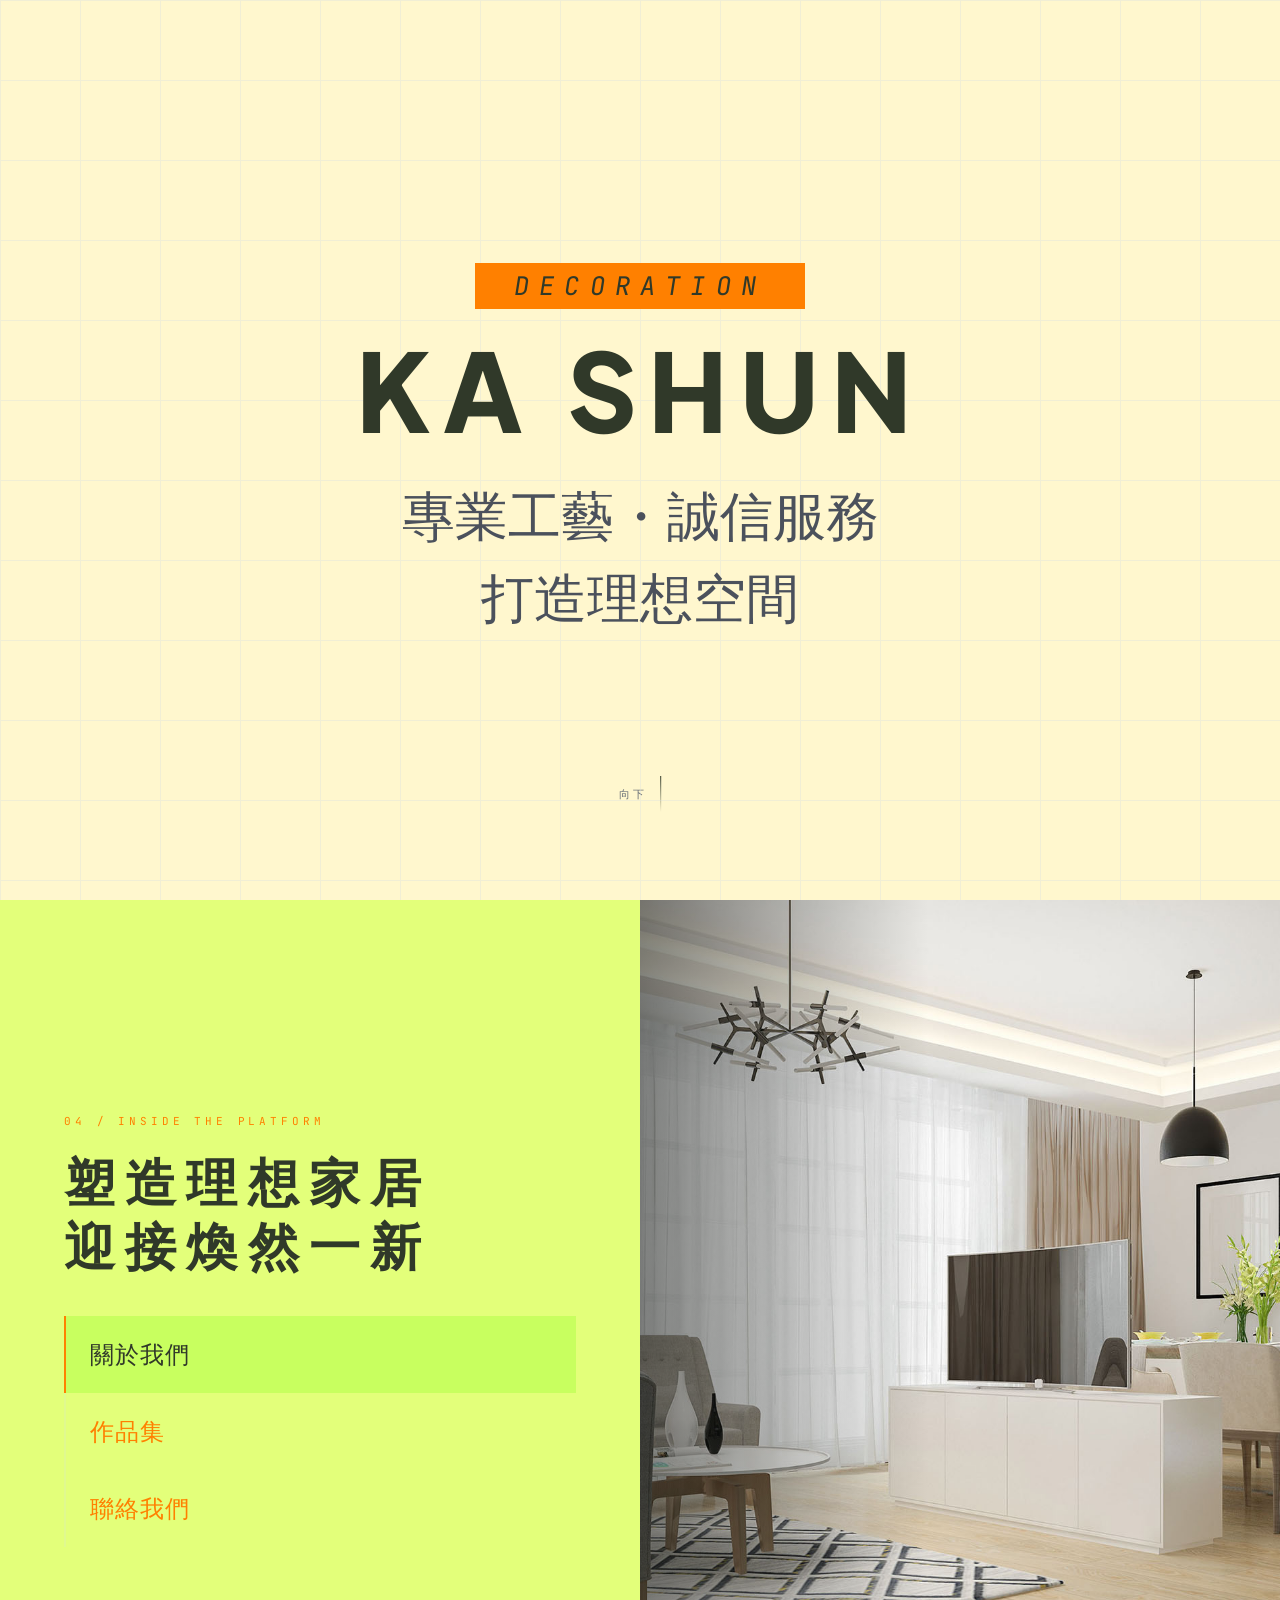
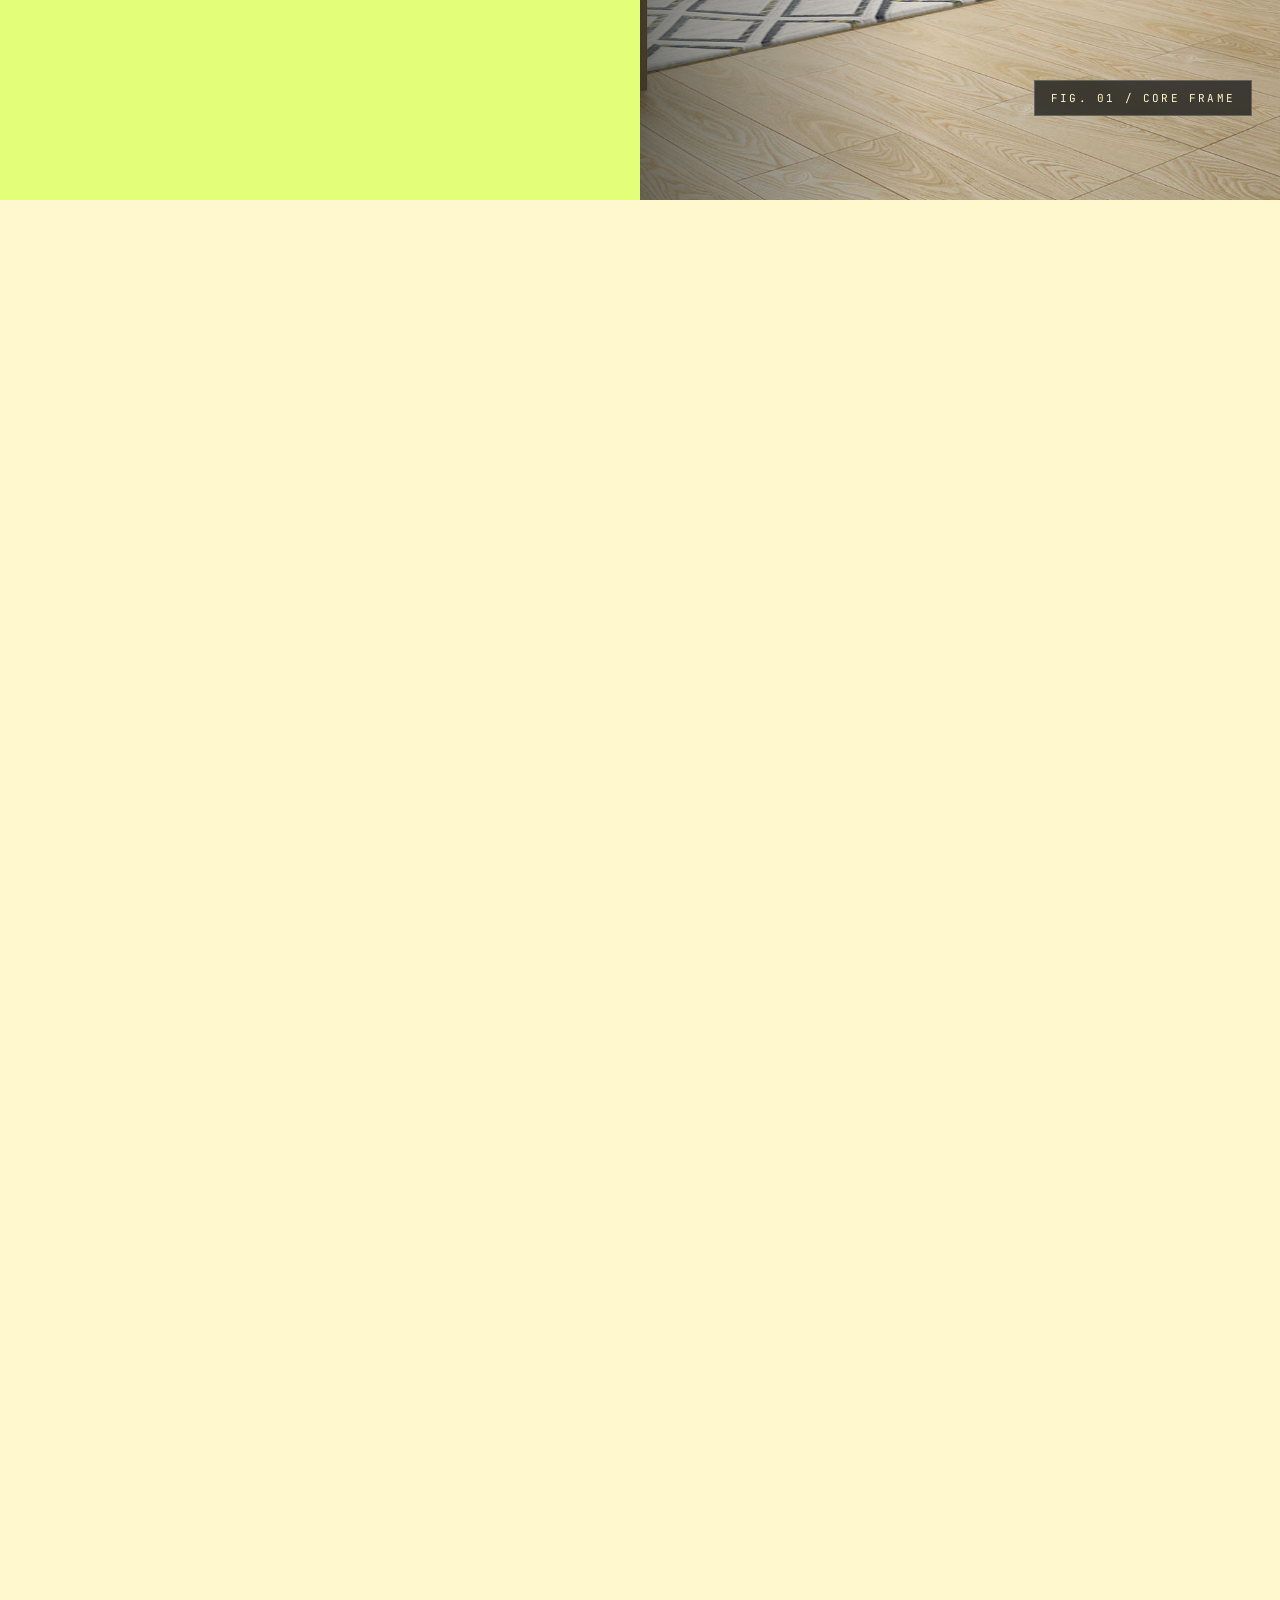
<file: index.html>
<!DOCTYPE html>
<html lang="en">
<head>
<meta charset="UTF-8">
<meta name="viewport" content="width=device-width, initial-scale=1.0">
<title>Ka Shun Decoration</title>
<meta name="description" content="The Nexus is a Z-Depth scroll-stacking industrial tech template with a brushed titanium and acid volt design system.">
<link rel="preconnect" href="https://fonts.googleapis.com">
<link rel="preconnect" href="https://fonts.gstatic.com" crossorigin>
<link href="https://fonts.googleapis.com/css2?family=Plus+Jakarta+Sans:wght@300;400;500;600;700;800&family=JetBrains+Mono:wght@400;500;700&display=swap" rel="stylesheet">
<link rel="stylesheet" href="css/templatemo-629-nexus-style.css">
</head>
<body>

<div class="scroll-spacer" aria-hidden="true"></div>

<!-- card 1: the floating hero -->
<section class="zcard card-hero" data-card="1">
  <div class="hero-grid" aria-hidden="true"></div>
  <!--<div class="glass-shape glass-a" aria-hidden="true"></div>-->
  <!--<div class="glass-shape glass-b" aria-hidden="true"></div>-->
  <!--<div class="glass-shape glass-c" aria-hidden="true"></div>-->
  <div class="hero-stage">
    <p class="hero-eyebrow">&nbsp;<i>Decoration</i>&nbsp;</p>
    <h1 class="hero-title">KA SHUN</h1>
    <h2 class="hero-sub-big">專業工藝・誠信服務<br>打造理想空間</h2><!--設計，不止空間<br>而是生活溫度-->
  </div>
  <div class="hero-scroll-hint">向下</div>
</section>

<!-- card 2: the engineered image overlay -->
<section class="zcard card-macro" data-card="2">
  <img class="macro-img" src="img/beautiful-colored-modern-interior-home-living-mockup-with-blank-poster-wall-decoration-sofa-chair-table-etc.jpg" alt="Macro view of the Nexus core module">
  <div class="macro-shade" aria-hidden="true"></div>
  <!--<div class="crosshair-v" aria-hidden="true"></div>
  <div class="crosshair-h" aria-hidden="true"></div>
  <div class="node-dot" aria-hidden="true"></div>-->
  <div class="node-box">
    <p class="node-box-tag-big">將軍澳中心</p>
    <div class="node-stat"><span>呎吋</span><span>445呎</span></div>
    <div class="node-stat"><span>間隔</span><span>2房2廳</span></div>
    <!--<div class="node-stat"><span>SYNC LATENCY</span><span>0.8 ms</span></div>-->
  </div>
  <div class="macro-caption">
    <span class="mono">家<span style="letter-spacing: 0.35em;">.添生活溫度</span></span>
    <h2>設計, 不止是空間</h2>
  </div>
</section>

<!-- card 3: the kinetic accordion fold -->
<section class="zcard card-fold" data-card="3">
  <div class="fold-head">
    <h2>專&nbsp;屬&nbsp;訂&nbsp;製,&nbsp;&nbsp;翻&nbsp;新&nbsp;日&nbsp;常</h2>
    <span class="mono">03 / Hover or tap a column</span>
  </div>
  <div class="accordion" id="accordion">
    <button class="slice" type="button" aria-expanded="false">
      <img class="slice-img" src="img/3d-rendering-loft-luxury-living-room-with-shelf-near-dining-table.jpg" alt="Core processing array">
      <div class="slice-shade" aria-hidden="true"></div>
      <div class="slice-idle">
        <span class="slice-num">01</span>
        <span class="slice-idle-title">日出康城 峻瀅</span>
        <span class="slice-num" aria-hidden="true">+</span>
      </div>
      <div class="slice-reveal">
        <span class="mono">01</span>
        <h3>日出康城 峻瀅</h3>
        <p>Sixty-four hot-swappable compute blades aligned on a single coherent fabric, tuned for sustained full-load operation.</p>
      </div>
    </button>
    <button class="slice" type="button" aria-expanded="false">
      <img class="slice-img" src="img/poster-frame-mock-up-modern-home-living-room-interior-with-white-sofa-coffee-table-with-decor-3d-render.jpg" alt="Liquid cooling fluidics loop">
      <div class="slice-shade" aria-hidden="true"></div>
      <div class="slice-idle">
        <span class="slice-num">02</span>
        <span class="slice-idle-title">健威花園</span>
        <span class="slice-num" aria-hidden="true">+</span>
      </div>
      <div class="slice-reveal">
        <span class="mono">02</span>
        <h3>健威花園</h3>
        <p>A sealed dielectric loop moves heat away from silicon at the source, holding the entire rack within a two degree band.</p>
      </div>
    </button>
    <button class="slice" type="button" aria-expanded="false">
      <img class="slice-img" src="img/3d-rendering-modern-dining-room-living-room-with-luxury-decor.jpg" alt="Power distribution grid">
      <div class="slice-shade" aria-hidden="true"></div>
      <div class="slice-idle">
        <span class="slice-num">03</span>
        <span class="slice-idle-title">荔景 悅麗苑</span>
        <span class="slice-num" aria-hidden="true">+</span>
      </div>
      <div class="slice-reveal">
        <span class="mono">03</span>
        <h3>荔景 悅麗苑</h3>
        <p>Redundant busbars and solid-state switching deliver clean power with zero transfer time when a feed drops.</p>
      </div>
    </button>
    <button class="slice" type="button" aria-expanded="false">
      <img class="slice-img" src="img/3d-rendering-loft-luxury-living-room-with-shelf-near-dining-table1.jpg" alt="Optical interconnect sync layer">
      <div class="slice-shade" aria-hidden="true"></div>
      <div class="slice-idle">
        <span class="slice-num">04</span>
        <span class="slice-idle-title">嘉湖山莊</span>
        <span class="slice-num" aria-hidden="true">+</span>
      </div>
      <div class="slice-reveal">
        <span class="mono">04</span>
        <h3>嘉湖山莊</h3>
        <p>Optical interconnects keep every node phase-locked, so distributed workloads behave like a single machine.</p>
      </div>
    </button>
  </div>
</section>

<!-- card 4: the matrix tabs and signature -->
<section class="zcard card-matrix" data-card="4">
  <div class="matrix-left">
    <p class="mono-tag">04 / Inside the platform</p>
    <h2 style="letter-spacing: 0.2em; line-height: clamp(40px,5vw,75px);">塑造理想家居<br>迎接煥然一新</h2>
    <div class="matrix-tabs">
      <button class="matrix-tab active" type="button" data-goto="core" aria-selected="true"><!--data-goto="core"-->
        <span class="tab-line"><span class="tab-name">關於我們</span></span>
        <!--<p>The structural heart of the Nexus. A milled aluminum frame that locates every module to within five microns.</p>-->
      </button>
      <div>
        <a href="portfolio.html">
          <button class="matrix-tab" type="button" data-goto="fluidics" aria-selected="false"><!--data-goto="fluidics"-->
          <span class="tab-line"><span class="tab-name">作品集</span></span>
          <!--<p>Quick-disconnect manifolds route coolant through the chassis without a single exposed line.</p>-->
          </button>
        </a>
      </div>
      <button class="matrix-tab" type="button" data-goto="sync" aria-selected="false"><!--data-goto="sync"-->
        <span class="tab-line"><span class="tab-name">聯絡我們</span></span>
        <!--<p>A dedicated timing plane distributes a single clock to all nodes, end to end, rack to rack.</p>-->
      </button>
    </div>
  </div>
  <div class="matrix-right">
    <img class="matrix-img active" src="img/3d-rendering-modern-dining-room-living-room-with-luxury-decor-1.jpg" data-panel="core" alt="The Nexus core frame"><!--data-panel="core"-->
    <img class="matrix-img" src="img/stylish-scandinavian-living-room-with-design-mint-sofa-furnitures-mock-up-poster-map-plants-eleg.jpg" data-panel="fluidics" alt="The Nexus fluidics manifold"><!--data-panel="fluidics"-->
    <img class="matrix-img" src="img/modern-scandinavian-home-interior.jpg"  data-panel="sync" alt="The Nexus sync timing plane"><!--data-panel="sync"-->
    <div class="matrix-img-shade" aria-hidden="true"></div>
    <div class="matrix-caption" id="matrixCaption">FIG. 01 / CORE FRAME</div>
  </div>
</section>
	

<!-- permanent hud signature bar              Hidden             -->
<footer class="hud" style="display: none;">
  <a class="hud-brand" href="https://www.templatemo.com/tm-629-nexus-system" target="_blank" rel="nofollow noopener">
    <span class="dot" aria-hidden="true"></span>Nexus System
  </a>
  <span class="hud-credit">FREE CSS TEMPLATES / <a href="https://templatemo.com" target="_blank" rel="nofollow noopener">TEMPLATEMO</a></span>
  <div class="hud-progress">
    <div class="hud-track"><div class="hud-fill" id="hudFill"></div></div>
    <span class="hud-pct" id="hudPct">000%</span>
  </div>
  <div class="hud-nav">
    <button class="hud-arrow" id="navUp" type="button" aria-label="Previous section">
      <svg viewBox="0 0 14 14" fill="none" xmlns="http://www.w3.org/2000/svg" aria-hidden="true"><path d="M2 9L7 4L12 9" stroke="currentColor" stroke-width="1.5"/></svg>
    </button>
    <button class="hud-arrow" id="navDown" type="button" aria-label="Next section">
      <svg viewBox="0 0 14 14" fill="none" xmlns="http://www.w3.org/2000/svg" aria-hidden="true"><path d="M2 5L7 10L12 5" stroke="currentColor" stroke-width="1.5"/></svg>
    </button>
  </div>
</footer>

<script src="js/templatemo-629-nexus-script.js"></script>
</body>
</html>
</file>
<file: css/templatemo-629-nexus-style.css>
/*
  Nexus System Template
  https://templatemo.com/tm-629-nexus-system
*/

:root {
  --titanium: #fff7ce; /* brushed titanium, cool metallic light grey */
  --carbon: #303929; /* carbon matte, deep light-absorbing dark */
  --volt: #ff8000; /* acid volt, electric neon accent */
  --steel: #D9E0E4; /* muted steel lines and borders */
  --graphite: #E3FF7A; /* deep graphite grey with a whisper of green */
  --white: #FFFFFF;
  --hud-h: 60px;
  --ease-silk: cubic-bezier(0.16, 1, 0.3, 1);
}

* { margin: 0; padding: 0; box-sizing: border-box; }

html { scroll-behavior: auto; }

body {
  font-family: 'Plus Jakarta Sans', sans-serif;
  background: var(--titanium);
  color: var(--carbon);
  overflow-x: hidden;
  -webkit-font-smoothing: antialiased;
}

img { display: block; max-width: 100%; }

a { color: inherit; text-decoration: none; }

button { font-family: inherit; border: none; background: none; cursor: pointer; color: inherit; }

.mono { font-family: 'JetBrains Mono', monospace;}

/* ---------- scroll spacer creates the 400vh track ---------- */
.scroll-spacer { height: 400vh; }

/* ---------- z-depth card engine ---------- */
.zcard {
  position: fixed;
  top: 0;
  left: 0;
  width: 100vw;
  height: 100vh;
  height: 100svh;
  transform-origin: top center;
  will-change: transform, opacity;
  overflow: hidden;
}

.zcard[data-card="1"] { z-index: 10; }
.zcard[data-card="2"] { z-index: 20; transform: translateY(100%); }
.zcard[data-card="3"] { z-index: 30; transform: translateY(100%); }
.zcard[data-card="4"] { z-index: 40; transform: translateY(100%); }

/* ---------- card 1: the floating hero ---------- */
.card-hero {
  background: var(--titanium);
  display: flex;
  align-items: center;
  justify-content: center;
}

.hero-stage {
  position: relative;
  text-align: center;
  z-index: 5;
  padding: 0 24px;
}

.hero-eyebrow {
  font-family: 'JetBrains Mono', monospace;
  font-size: clamp(18px, 2vw, 30px);
  letter-spacing: 0.4em;
  text-transform: uppercase;
  color: var(--carbon);
  background: var(--volt);
  display: inline-block;
  padding: 6px 14px 6px 14px;
  margin-bottom: 28px;
}

.hero-title {
  font-size: clamp(78px, 8.5vw, 150px);
  font-weight: 800;
  letter-spacing: 0.11em;
  line-height: 0.95;
  color: var(--carbon);
}

.hero-sub-big {
  margin: 32px auto 0;
  max-width: 480px;
  font-size: clamp(30px,6.3vw,53px);
  font-weight: 200;
  line-height: 1.55;
  color: #4B515C;
}

.hero-sub {
  margin: 32px auto 0;
  max-width: 480px;
  font-size: 16px;
  font-weight: 400;
  line-height: 1.7;
  color: #4B515C;
}

.hero-scroll-hint {
  position: absolute;
  bottom: calc(var(--hud-h) + 28px);
  left: 50%;
  transform: translateX(-50%);
  font-family: 'JetBrains Mono', monospace;
  font-size: 11px;
  letter-spacing: 0.3em;
  text-transform: uppercase;
  color: #6A7077;
  display: flex;
  align-items: center;
  gap: 12px;
}

.hero-scroll-hint::after {
  content: "";
  width: 1px;
  height: 36px;
  background: linear-gradient(to bottom, var(--carbon), transparent);
  animation: hint-drop 2.2s var(--ease-silk) infinite;
}

@keyframes hint-drop {
  0% { transform: scaleY(0); transform-origin: top; }
  55% { transform: scaleY(1); transform-origin: top; }
  56% { transform-origin: bottom; }
  100% { transform: scaleY(0); transform-origin: bottom; }
}

/* floating translucent glass shapes */
.glass-shape {
  position: absolute;
  backdrop-filter: blur(10px);
  -webkit-backdrop-filter: blur(10px);
  background: rgba(255, 255, 255, 0.35);
  border: 1px solid var(--steel);
  z-index: 2;
}

.glass-a {
  width: 220px;
  height: 220px;
  top: 12%;
  left: 8%;
  border-radius: 32px;
  animation: bob-a 9s ease-in-out infinite;
}

.glass-b {
  width: 150px;
  height: 150px;
  bottom: 18%;
  right: 10%;
  border-radius: 50%;
  animation: bob-b 7s ease-in-out infinite;
}

.glass-c {
  width: 110px;
  height: 110px;
  top: 20%;
  right: 22%;
  border-radius: 20px;
  transform: rotate(18deg);
  animation: bob-c 11s ease-in-out infinite;
}

@keyframes bob-a {
  0%, 100% { transform: translateY(0); }
  50% { transform: translateY(-26px); }
}

@keyframes bob-b {
  0%, 100% { transform: translateY(0); }
  50% { transform: translateY(22px); }
}

@keyframes bob-c {
  0%, 100% { transform: translateY(0) rotate(18deg); }
  50% { transform: translateY(-18px) rotate(24deg); }
}

/* faint engineering grid behind the hero */
.hero-grid {
  position: absolute;
  inset: 0;
  background-image: linear-gradient(var(--steel) 1px, transparent 1px), linear-gradient(90deg, var(--steel) 1px, transparent 1px);
  background-size: 80px 80px;
  opacity: 0.35;
  z-index: 1;
}

.hero-grid-back {
  position: absolute;
  inset: 0;
  background-image: linear-gradient(var(--steel) 1px, transparent 1px), linear-gradient(90deg, var(--steel) 1px, transparent 1px);
  background-size: 80px 80px;
  opacity: 0.35;
  z-index: 0;
}

/* ---------- card 2: the engineered image overlay ---------- */
.card-macro { background: var(--carbon); }

.macro-img {
  position: absolute;
  inset: 0;
  width: 100%;
  height: 100%;
  object-fit: cover;
}

.macro-shade {
  position: absolute;
  inset: 0;
  background: linear-gradient(to bottom, rgba(13, 14, 21, 0.25), rgba(13, 14, 21, 0.05) 40%, rgba(13, 14, 21, 0.35));
}

.crosshair-v, .crosshair-h { position: absolute; background: rgba(255, 255, 255, 0.4); }

.crosshair-v { top: 0; bottom: 0; left: 62%; width: 1px; }

.crosshair-h { left: 0; right: 0; top: 40%; height: 1px; }

.node-dot {
  position: absolute;
  left: 62%;
  top: 40%;
  width: 12px;
  height: 12px;
  border-radius: 50%;
  background: var(--volt);
  transform: translate(-50%, -50%);
  box-shadow: 0 0 0 6px rgba(209, 255, 0, 0.25), 0 0 24px 4px rgba(209, 255, 0, 0.8);
  animation: node-pulse 2.6s ease-in-out infinite;
}

@keyframes node-pulse {
  0%, 100% { box-shadow: 0 0 0 6px rgba(209, 255, 0, 0.25), 0 0 24px 4px rgba(209, 255, 0, 0.8); }
  50% { box-shadow: 0 0 0 12px rgba(209, 255, 0, 0.12), 0 0 36px 8px rgba(209, 255, 0, 0.95); }
}

.node-box {
  position: absolute;
  left: calc(62% + 28px);
  top: calc(40% + 28px);
  width: 280px;
  max-width: calc(40vw - 48px);
  background: rgba(13, 14, 21, 0.85);
  backdrop-filter: blur(8px);
  -webkit-backdrop-filter: blur(8px);
  border: 1px solid rgba(217, 224, 228, 0.3);
  color: var(--titanium);
  padding: 20px;
}

.node-box-tag {
  font-family: 'JetBrains Mono', monospace;
  font-size: 10px;
  letter-spacing: 0.3em;
  color: var(--volt);
  margin-bottom: 14px;
}

.node-box-tag-big {
  font-family: 'JetBrains Mono', monospace;
  font-size: 20px;
  letter-spacing: 0.3em;
  color: var(--volt);
  margin-bottom: 14px;
}

.node-stat {
  display: flex;
  justify-content: space-between;
  font-family: 'JetBrains Mono', monospace;
  font-size: 12px;
  padding: 8px 0;
  border-bottom: 1px solid rgba(217, 224, 228, 0.15);
}

.node-stat:last-child { border-bottom: none; }

.node-stat span:last-child { color: #E3FF7A; }/*key color*/

.macro-caption {
  position: absolute;
  left: 40px;
  bottom: calc(var(--hud-h) + 36px);
  color: var(--titanium);
  max-width: 420px;
}

.macro-caption .mono {
  font-size: 24px;
  /*letter-spacing: 0.35em;*/
  text-transform: uppercase;
  color: #E3FF7A;
  display: block;
  margin-bottom: 14px;
}

.macro-caption h2 {
  font-size: clamp(28px, 4vw, 48px);
  font-weight: 700;
  letter-spacing: -0.02em;
  line-height: 1.1;
}

/* ---------- card 3: the kinetic accordion fold ---------- */
.card-fold { background: var(--white); display: flex; flex-direction: column; }

.fold-head {
  padding: 28px 40px 0;
  display: flex;
  justify-content: space-between;
  align-items: baseline;
  gap: 16px;
}

.fold-head h2 { font-size: clamp(22px, 3vw, 34px); font-weight: 700; letter-spacing: -0.02em; }

.fold-head .mono { font-size: 11px; letter-spacing: 0.3em; text-transform: uppercase; color: #6A7077; }

.accordion {
  flex: 1;
  display: flex;
  width: 100%;
  margin-top: 24px;
  border-top: 1px solid var(--steel);
}

.slice {
  position: relative;
  flex: 1 1 0;
  min-width: 0;
  overflow: hidden;
  border-right: 1px solid var(--steel);
  background: var(--white);
  transition: flex-grow 1.2s var(--ease-silk);
  cursor: pointer;
  text-align: left;
  padding: 0;
}

.slice:last-child { border-right: none; }

.slice.active { flex-grow: 3.7; }

.slice-img {
  position: absolute;
  inset: 0;
  width: 100%;
  height: 100%;
  object-fit: cover;
  opacity: 0;
  transform: scale(1.06);
  transition: opacity 1.2s var(--ease-silk), transform 1.2s var(--ease-silk);
}

.slice.active .slice-img { opacity: 1; transform: scale(1); }

.slice-shade {
  position: absolute;
  inset: 0;
  background: linear-gradient(to top, rgba(13, 14, 21, 0.75), rgba(13, 14, 21, 0) 55%);
  opacity: 0;
  transition: opacity 1.2s var(--ease-silk);
}

.slice.active .slice-shade { opacity: 1; }

.slice-idle {
  position: absolute;
  inset: 0;
  display: flex;
  flex-direction: column;
  justify-content: space-between;
  padding: 28px 0 calc(var(--hud-h) + 28px);
  align-items: center;
  transition: opacity 0.6s var(--ease-silk);
}

.slice.active .slice-idle { opacity: 0; }

.slice-num {
  font-family: 'JetBrains Mono', monospace;
  font-size: 12px;
  color: var(--carbon);
  letter-spacing: 0.2em;
}

.slice-idle-title {
  writing-mode: vertical-rl;
  font-size: clamp(16px, 2vw, 22px);
  font-weight: 600;
  letter-spacing: 0.12em;
  text-transform: uppercase;
  color: var(--carbon);
}

.slice-reveal {
  position: absolute;
  left: 28px;
  right: 28px;
  bottom: calc(var(--hud-h) + 28px);
  color: var(--titanium);
  opacity: 0;
  transform: translateY(16px);
  transition: opacity 1.2s var(--ease-silk), transform 1.2s var(--ease-silk);
}

.slice.active .slice-reveal { opacity: 1; transform: translateY(0); }

.slice-reveal .mono {
  font-size: 10px;
  letter-spacing: 0.3em;
  text-transform: uppercase;
  color: #E3FF7A;
  display: block;
  margin-bottom: 10px;
}

.slice-reveal h3 { font-size: clamp(20px, 2.6vw, 32px); font-weight: 700; letter-spacing: -0.01em; margin-bottom: 10px; white-space: nowrap; }

.slice-reveal p { font-size: 14px; line-height: 1.6; max-width: 380px; color: rgba(244, 245, 246, 0.85); }

.slice:focus-visible { outline: 2px solid var(--carbon); outline-offset: -2px; }

/* ---------- card 4: the matrix tabs and signature ---------- */
.card-matrix {
  background: var(--graphite);
  color: var(--carbon);
  display: grid;
  grid-template-columns: 1fr 1fr;
}

.matrix-left {
  display: flex;
  flex-direction: column;
  justify-content: center;
  padding: 60px clamp(28px, 5vw, 80px) calc(var(--hud-h) + 40px);
}

.matrix-left .mono-tag {
  font-family: 'JetBrains Mono', monospace;
  font-size: 11px;
  letter-spacing: 0.35em;
  text-transform: uppercase;
  color: var(--volt);
  margin-bottom: 20px;
}

.matrix-left h2 {
  font-size: clamp(30px, 4vw, 52px);
  font-weight: 700;
  letter-spacing: -0.02em;
  line-height: 1.05;
  margin-bottom: 40px;
}

.matrix-tab {
  display: block;
  width: 100%;
  text-align: left;
  padding: 22px 24px;
  border-left: 2px solid rgba(217, 224, 228, 0.2);
  transition: border-color 0.5s var(--ease-silk), background 0.5s var(--ease-silk);
}

.matrix-tab .tab-line {
  display: flex;
  align-items: baseline;
  gap: 16px;
}

.matrix-tab .tab-num {
  font-family: 'JetBrains Mono', monospace;
  font-size: 12px;
  color: #6A7077;
  transition: color 0.5s var(--ease-silk);
}

.matrix-tab .tab-name {
  font-size: clamp(18px, 2vw, 24px);
  font-weight: 400;
  letter-spacing: 0.04em;
  color: var(--volt);
  transition: color 0.5s var(--ease-silk);
}

.matrix-tab p {
  margin-top: 10px;
  font-size: 14px;
  line-height: 1.6;
  color: var(--carbon);
  max-height: 0;
  overflow: hidden;
  opacity: 0;
  transition: max-height 0.7s var(--ease-silk), opacity 0.7s var(--ease-silk);
}

.matrix-tab.active {
  border-left-color: var(--volt);
  background: rgba(200,255,95,1);
}

.matrix-tab.active .tab-num { color: var(--volt); }

.matrix-tab.active .tab-name { color: var(--carbon); }

.matrix-tab.active p { max-height: 120px; opacity: 1; }

.matrix-tab:focus-visible { outline: 2px solid var(--volt); outline-offset: -2px; }

.matrix-right { position: relative; overflow: hidden; }

.matrix-img {
  position: absolute;
  inset: 0;
  width: 100%;
  height: 100%;
  object-fit: cover;
  opacity: 0;
  transform: scale(1.05);
  transition: opacity 1s var(--ease-silk), transform 1.4s var(--ease-silk);
}

.matrix-img.active { opacity: 1; transform: scale(1); }

.matrix-img-shade {
  position: absolute;
  inset: 0;
  background: linear-gradient(to right, rgba(26, 29, 26, 0.55), rgba(26, 29, 26, 0) 45%);
  pointer-events: none;
}

.matrix-caption {
  position: absolute;
  right: 28px;
  bottom: calc(var(--hud-h) + 24px);
  font-family: 'JetBrains Mono', monospace;
  font-size: 11px;
  letter-spacing: 0.2em;
  color: var(--titanium);
  background: rgba(26, 29, 26, 0.78);
  backdrop-filter: blur(6px);
  -webkit-backdrop-filter: blur(6px);
  border: 1px solid rgba(217, 224, 228, 0.25);
  padding: 10px 16px;
}

/* ---------- the permanent hud signature bar ---------- */
.hud {
  position: fixed;
  left: 0;
  right: 0;
  bottom: 0;
  height: var(--hud-h);
  z-index: 9999;
  display: flex;
  align-items: center;
  justify-content: space-between;
  gap: 24px;
  padding: 0 clamp(20px, 4vw, 40px);
  background: rgba(244, 245, 246, 0.82);
  backdrop-filter: blur(12px);
  -webkit-backdrop-filter: blur(12px);
  border-top: 1px solid var(--steel);
}

.hud-brand {
  font-weight: 300;
  letter-spacing: 0.22em;
  font-size: 13px;
  color: var(--carbon);
  display: flex;
  align-items: center;
  gap: 10px;
  white-space: nowrap;
}

.hud-brand .dot {
  width: 6px;
  height: 6px;
  border-radius: 50%;
  background: var(--volt);
  box-shadow: 0 0 0 1px rgba(13, 14, 21, 0.35);
}

.hud-credit {
  font-family: 'JetBrains Mono', monospace;
  font-size: 10px;
  letter-spacing: 0.12em;
  color: #6A7077;
  white-space: nowrap;
}

.hud-credit a { color: var(--carbon); border-bottom: 1px solid var(--volt); padding-bottom: 1px; }

.hud-progress {
  flex: 1;
  max-width: 320px;
  display: flex;
  align-items: center;
  gap: 14px;
}

.hud-track {
  flex: 1;
  height: 2px;
  background: var(--steel);
  position: relative;
  overflow: hidden;
}

.hud-fill {
  position: absolute;
  left: 0;
  top: 0;
  bottom: 0;
  width: 0%;
  background: var(--volt);
}

.hud-pct {
  font-family: 'JetBrains Mono', monospace;
  font-size: 11px;
  color: var(--carbon);
  min-width: 44px;
  text-align: right;
}

.hud-nav {
  display: flex;
  align-items: center;
  gap: 8px;
  padding-left: 20px;
  border-left: 1px solid var(--steel);
}

.hud-arrow {
  width: 40px;
  height: 40px;
  display: flex;
  align-items: center;
  justify-content: center;
  border: 1px solid var(--steel);
  background: var(--white);
  color: var(--carbon);
  transition: background 0.4s var(--ease-silk), border-color 0.4s var(--ease-silk), color 0.4s var(--ease-silk), opacity 0.4s var(--ease-silk);
}

.hud-arrow svg { width: 14px; height: 14px; display: block; }

.hud-arrow:hover:not(:disabled) {
  background: var(--volt);
  border-color: var(--carbon);
  color: var(--carbon);
}

.hud-arrow:disabled { opacity: 0.3; cursor: default; }

.hud-arrow:focus-visible { outline: 2px solid var(--carbon); outline-offset: 2px; }

/* ---------- responsive ---------- */
@media (max-width: 900px) {
  .glass-a { width: 140px; height: 140px; left: 4%; }
  .glass-b { width: 100px; height: 100px; right: 6%; }
  .glass-c { width: 80px; height: 80px; right: 12%; }
  .crosshair-v { left: 50%; }
  .node-dot { left: 50%; }
  .node-box { left: 24px; right: 24px; width: auto; top: calc(40% + 28px); }
  .macro-caption { left: 24px; right: 24px; }
  .accordion { flex-direction: column; }
  .slice { border-right: none; border-bottom: 1px solid var(--steel); }
  .slice:last-child { border-bottom: none; }
  .slice-idle { flex-direction: row; align-items: center; justify-content: space-between; padding: 0 24px; }
  .slice-idle-title { writing-mode: horizontal-tb; letter-spacing: 0.08em; }
  .slice-reveal { left: 24px; right: 24px; bottom: 20px; }
  .slice-reveal h3 { white-space: normal; }
  .fold-head { padding: 20px 24px 0; flex-direction: column; gap: 6px; }
  .accordion { margin-top: 16px; }
  .card-matrix { grid-template-columns: 1fr; grid-template-rows: auto 1fr; }
  .matrix-left { padding: 40px 24px 24px; justify-content: flex-start; }
  .matrix-left h2 { margin-bottom: 20px; }
  .matrix-tab { padding: 14px 16px; }
  .matrix-caption { right: 16px; bottom: calc(var(--hud-h) + 16px); }
  .hud-credit { display: none; }
  .hud-pct { display: none; }
}

@media (max-height: 540px) {
  .hero-title { font-size: clamp(40px, 10vh, 90px); }
  .hero-sub { display: none; }
  .matrix-tab p { display: none; }
}

/* ---------- reduced motion: collapse to a calm static document ---------- */
@media (prefers-reduced-motion: reduce) {
  .scroll-spacer { display: none; }
  .zcard {
    position: relative;
    width: 100%;
    height: auto;
    min-height: 100vh;
    transform: none !important;
    opacity: 1 !important;
  }
  .glass-a, .glass-b, .glass-c, .node-dot, .hero-scroll-hint::after { animation: none !important; }
  .slice, .slice-img, .slice-shade, .slice-reveal, .matrix-img, .matrix-tab p { transition: none !important; }
  .card-macro, .matrix-right { min-height: 100vh; }
}
</file>
